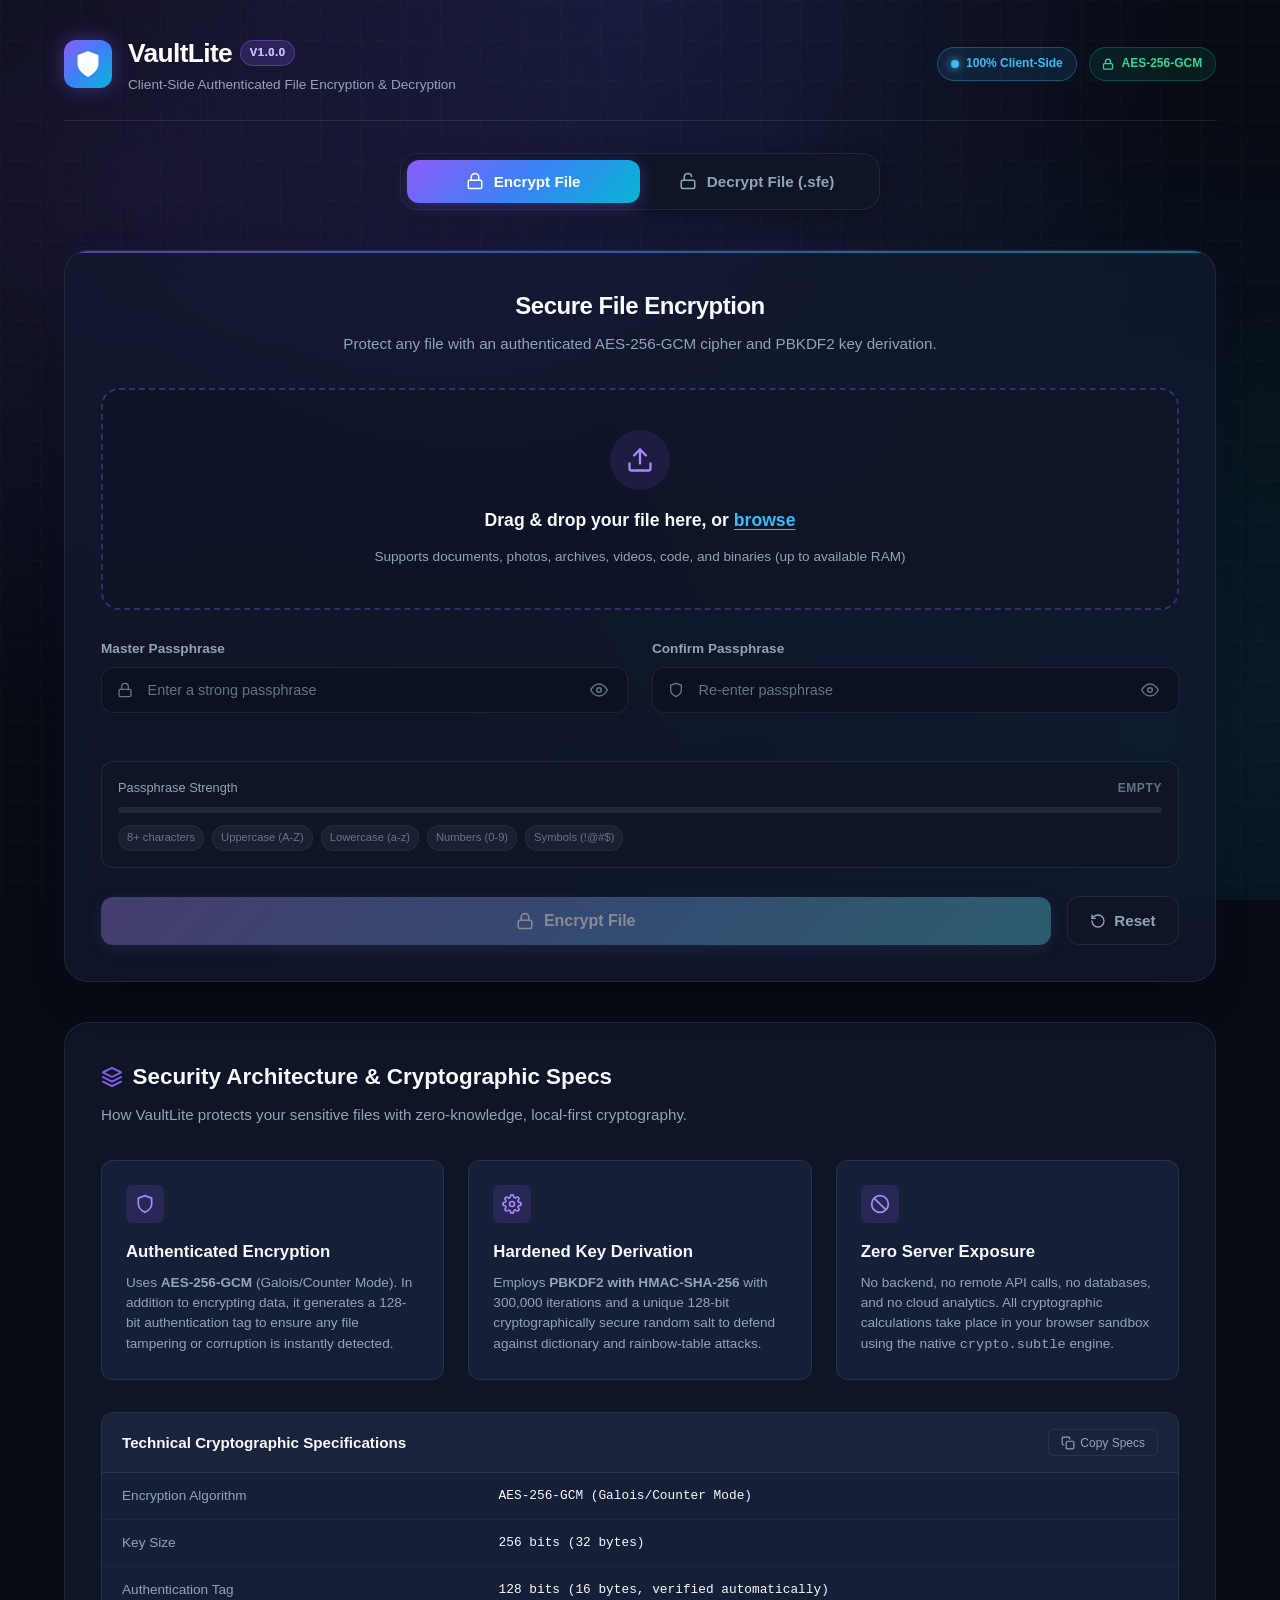
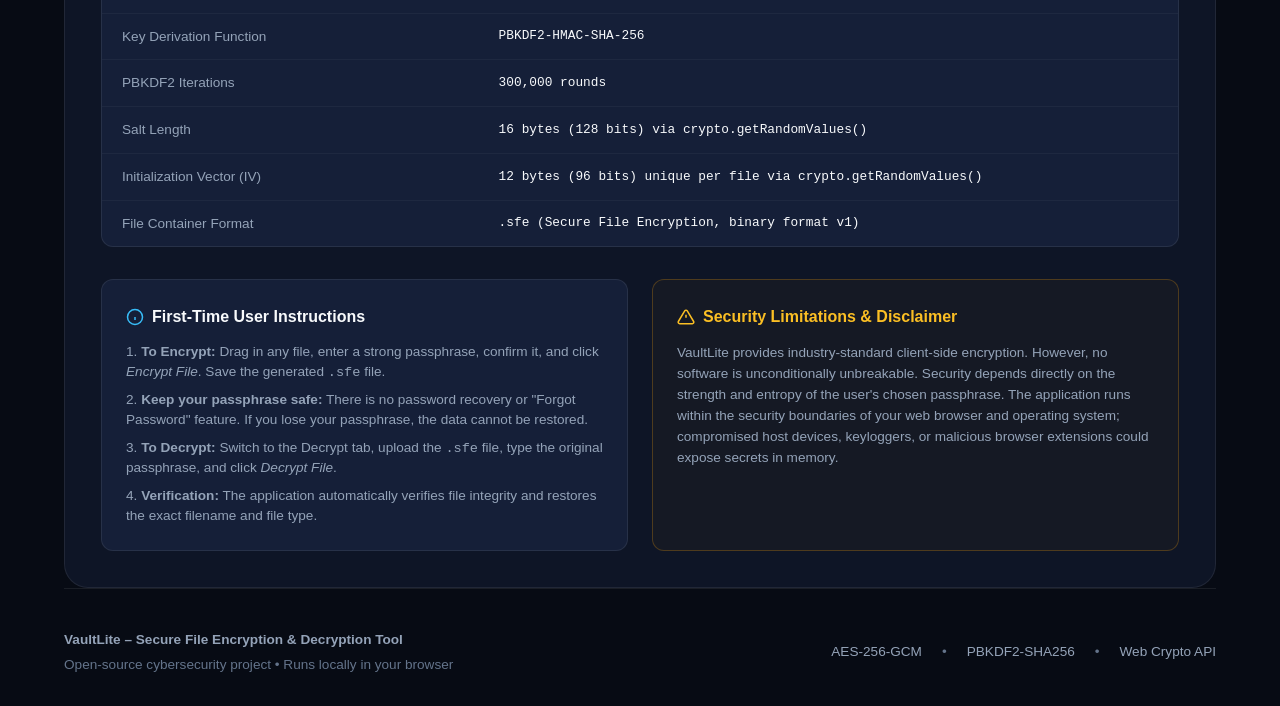
<file: index.html>
<!DOCTYPE html>
<html lang="en">
<head>
    <meta charset="UTF-8">
    <meta http-equiv="refresh" content="0; url=VaultLite/index.html">
    <title>Redirecting to VaultLite...</title>
    <script>
        window.location.href = "VaultLite/index.html";
    </script>
</head>
<body style="background:#070b14; color:#f8fafc; font-family:sans-serif; display:flex; align-items:center; justify-content:center; height:100vh; margin:0;">
    <p>Opening <a href="VaultLite/index.html" style="color:#38bdf8; text-decoration:none;">VaultLite &rarr;</a></p>
</body>
</html>
</file>
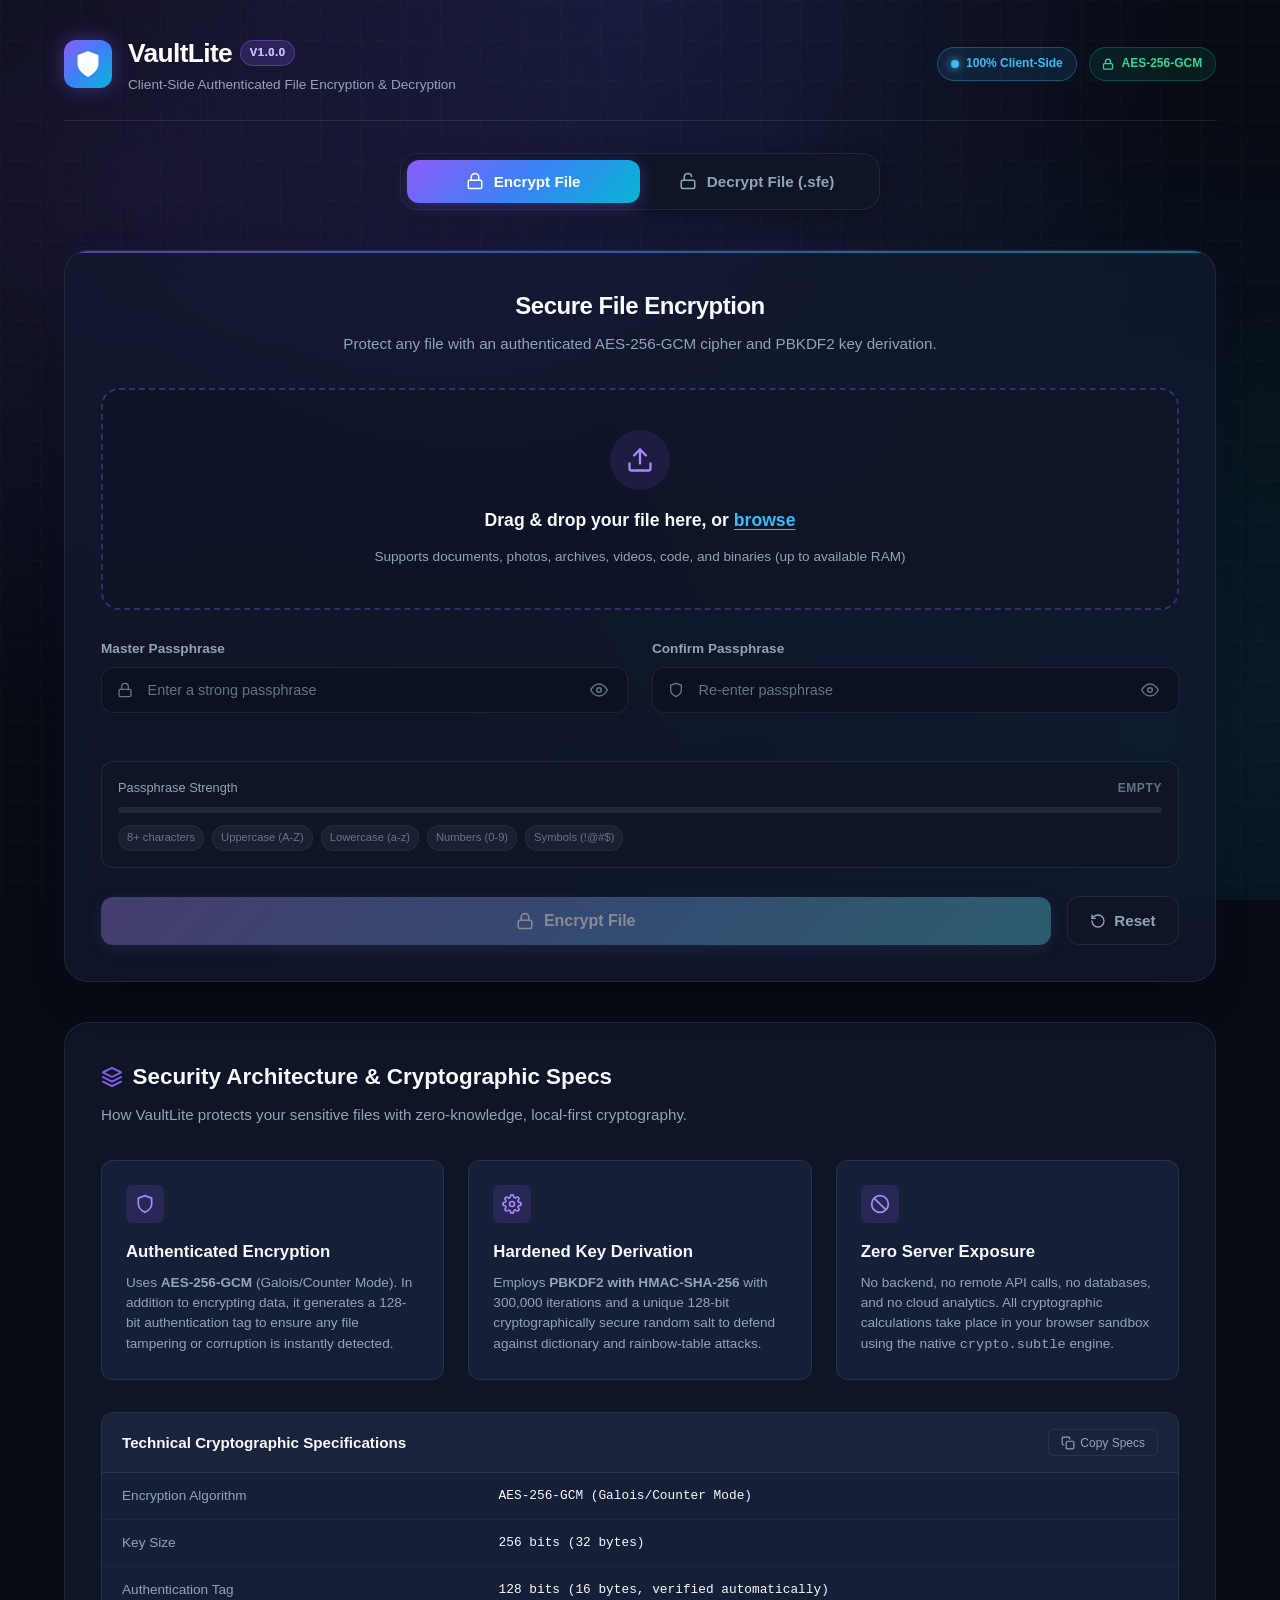
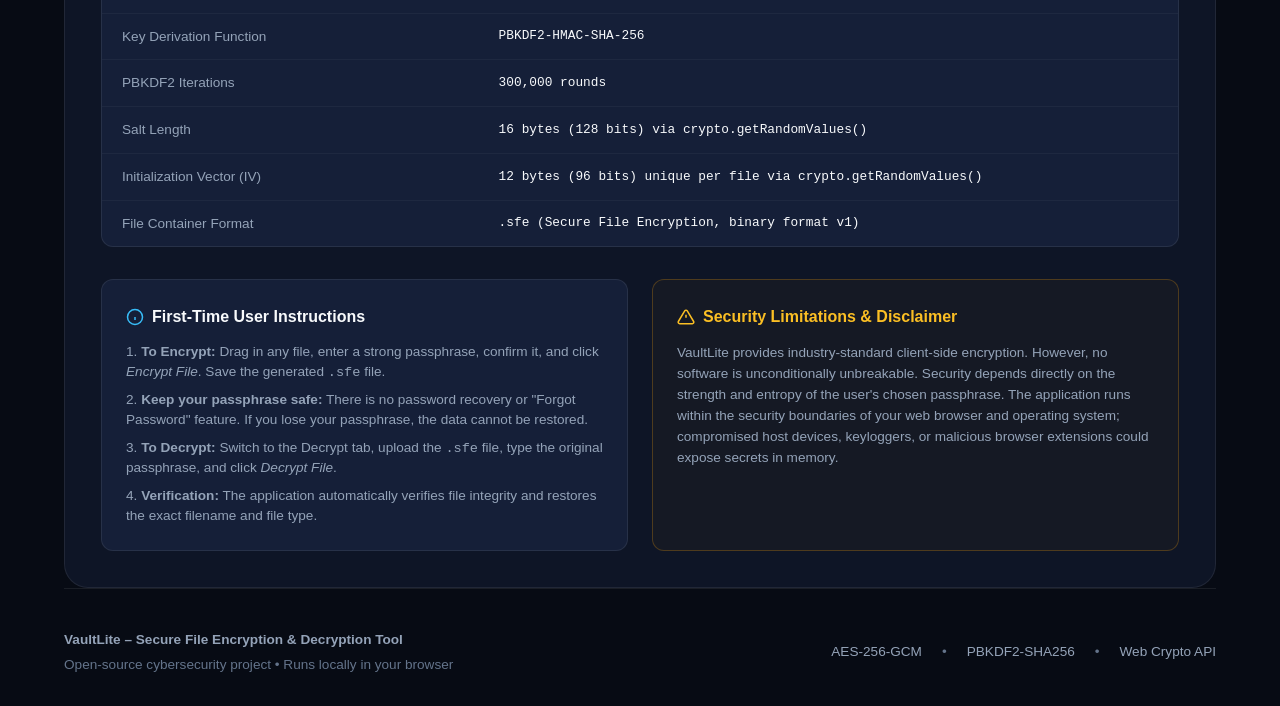
<file: VaultLite/index.html>
<!DOCTYPE html>
<html lang="en">
<head>
    <meta charset="UTF-8">
    <meta name="viewport" content="width=device-width, initial-scale=1.0">
    <meta name="description" content="VaultLite - Secure, browser-based local file encryption and decryption tool using AES-256-GCM and PBKDF2. Zero server uploads.">
    <meta name="theme-color" content="#070b14">
    <title>VaultLite – Secure File Encryption & Decryption Tool</title>
    
    <!-- App Favicon -->
    <link rel="icon" type="image/svg+xml" href="assets/icons/favicon.svg">
    
    <!-- Stylesheet -->
    <link rel="stylesheet" href="css/style.css">
</head>
<body>
    <div class="app-wrapper">
        <!-- Header -->
        <header class="app-header">
            <div class="brand-container">
                <div class="brand-icon" aria-hidden="true">
                    <!-- Shield Lock SVG Icon -->
                    <svg viewBox="0 0 24 24" fill="none" stroke="currentColor" stroke-width="2" stroke-linecap="round" stroke-linejoin="round">
                        <path d="M12 22s8-4 8-10V5l-8-3-8 3v7c0 6 8 10 8 10z"/>
                        <rect x="9" y="11" width="6" height="5" rx="1"/>
                        <path d="M10 11V9a2 2 0 1 1 4 0v2"/>
                    </svg>
                </div>
                <div>
                    <h1 class="brand-title">
                        VaultLite <span class="brand-badge">v1.0.0</span>
                    </h1>
                    <p class="brand-tagline">Client-Side Authenticated File Encryption & Decryption</p>
                </div>
            </div>

            <div class="header-badges">
                <div class="security-badge local-only" title="Zero network requests. All operations occur in your local browser memory.">
                    <span class="pulse-dot"></span>
                    <span>100% Client-Side</span>
                </div>
                <div class="security-badge" title="Military-grade AES-256 in Galois/Counter Mode with PBKDF2-SHA256 key derivation.">
                    <!-- Lock SVG -->
                    <svg width="12" height="12" viewBox="0 0 24 24" fill="none" stroke="currentColor" stroke-width="2.5">
                        <rect x="3" y="11" width="18" height="11" rx="2" ry="2"></rect>
                        <path d="M7 11V7a5 5 0 0 1 10 0v4"></path>
                    </svg>
                    <span>AES-256-GCM</span>
                </div>
            </div>
        </header>

        <!-- Main Content -->
        <main>
            <!-- Mode Switcher Tabs -->
            <div class="tabs-wrapper">
                <div class="tab-group" role="tablist" aria-label="Encryption Modes">
                    <button class="tab-btn active" id="tab-encrypt" role="tab" aria-selected="true" aria-controls="panel-encrypt">
                        <svg viewBox="0 0 24 24" fill="none" stroke="currentColor" stroke-width="2" stroke-linecap="round" stroke-linejoin="round">
                            <rect x="3" y="11" width="18" height="11" rx="2" ry="2"/>
                            <path d="M7 11V7a5 5 0 0 1 10 0v4"/>
                        </svg>
                        <span>Encrypt File</span>
                    </button>
                    <button class="tab-btn" id="tab-decrypt" role="tab" aria-selected="false" aria-controls="panel-decrypt">
                        <svg viewBox="0 0 24 24" fill="none" stroke="currentColor" stroke-width="2" stroke-linecap="round" stroke-linejoin="round">
                            <rect x="3" y="11" width="18" height="11" rx="2" ry="2"/>
                            <path d="M7 11V7a5 5 0 0 1 9.9-1"/>
                        </svg>
                        <span>Decrypt File (.sfe)</span>
                    </button>
                </div>
            </div>

            <!-- Encryption & Decryption Workspace Card -->
            <div class="tool-card">
                
                <!-- TAB 1: ENCRYPTION PANEL -->
                <section class="tab-panel active" id="panel-encrypt" role="tabpanel" aria-labelledby="tab-encrypt">
                    <div class="section-intro">
                        <h2>Secure File Encryption</h2>
                        <p>Protect any file with an authenticated AES-256-GCM cipher and PBKDF2 key derivation.</p>
                    </div>

                    <!-- Drag & Drop Upload Zone -->
                    <div class="dropzone-container">
                        <div class="dropzone" id="encrypt-dropzone" tabindex="0" role="button" aria-label="Upload file to encrypt">
                            <input type="file" id="encrypt-file-input" class="file-input-hidden" aria-hidden="true">
                            <div class="dropzone-icon">
                                <svg width="28" height="28" viewBox="0 0 24 24" fill="none" stroke="currentColor" stroke-width="2" stroke-linecap="round" stroke-linejoin="round">
                                    <path d="M21 15v4a2 2 0 0 1-2 2H5a2 2 0 0 1-2-2v-4"/>
                                    <polyline points="17 8 12 3 7 8"/>
                                    <line x1="12" y1="3" x2="12" y2="15"/>
                                </svg>
                            </div>
                            <p class="dropzone-title">Drag & drop your file here, or <span class="browse-highlight">browse</span></p>
                            <p class="dropzone-desc">Supports documents, photos, archives, videos, code, and binaries (up to available RAM)</p>
                        </div>
                    </div>

                    <!-- Selected File Info Card -->
                    <div class="selected-file-card" id="encrypt-file-card">
                        <div class="file-meta-group">
                            <div class="file-type-icon">
                                <svg width="22" height="22" viewBox="0 0 24 24" fill="none" stroke="currentColor" stroke-width="2" stroke-linecap="round" stroke-linejoin="round">
                                    <path d="M14 2H6a2 2 0 0 0-2 2v16a2 2 0 0 0 2 2h12a2 2 0 0 0 2-2V8z"/>
                                    <polyline points="14 2 14 8 20 8"/>
                                </svg>
                            </div>
                            <div class="file-meta-details">
                                <div class="file-name" id="encrypt-filename">filename.ext</div>
                                <div class="file-subtext">
                                    <span id="encrypt-filesize">0 KB</span>
                                    <span>•</span>
                                    <span class="file-badge-type" id="encrypt-filetype">TYPE</span>
                                </div>
                            </div>
                        </div>
                        <button type="button" class="btn-remove-file" id="btn-remove-encrypt-file" title="Remove file" aria-label="Remove selected file">
                            <svg width="16" height="16" viewBox="0 0 24 24" fill="none" stroke="currentColor" stroke-width="2" stroke-linecap="round" stroke-linejoin="round">
                                <line x1="18" y1="6" x2="6" y2="18"></line>
                                <line x1="6" y1="6" x2="18" y2="18"></line>
                            </svg>
                        </button>
                    </div>

                    <!-- Passphrase Inputs -->
                    <div class="form-grid">
                        <div class="form-group">
                            <label for="encrypt-passphrase" class="form-label">
                                <span>Master Passphrase</span>
                            </label>
                            <div class="input-container">
                                <span class="input-icon-left">
                                    <svg width="16" height="16" viewBox="0 0 24 24" fill="none" stroke="currentColor" stroke-width="2">
                                        <rect x="3" y="11" width="18" height="11" rx="2" ry="2"/>
                                        <path d="M7 11V7a5 5 0 0 1 10 0v4"/>
                                    </svg>
                                </span>
                                <input type="password" id="encrypt-passphrase" class="input-field" placeholder="Enter a strong passphrase" autocomplete="new-password">
                                <button type="button" class="btn-toggle-pw" data-target="encrypt-passphrase" title="Toggle password visibility" aria-label="Toggle password visibility">
                                    <svg width="18" height="18" viewBox="0 0 24 24" fill="none" stroke="currentColor" stroke-width="2" stroke-linecap="round" stroke-linejoin="round" class="icon-eye">
                                        <path d="M1 12s4-8 11-8 11 8 11 8-4 8-11 8-11-8-11-8z"/>
                                        <circle cx="12" cy="12" r="3"/>
                                    </svg>
                                </button>
                            </div>
                        </div>

                        <div class="form-group">
                            <label for="encrypt-passphrase-confirm" class="form-label">
                                <span>Confirm Passphrase</span>
                            </label>
                            <div class="input-container">
                                <span class="input-icon-left">
                                    <svg width="16" height="16" viewBox="0 0 24 24" fill="none" stroke="currentColor" stroke-width="2">
                                        <path d="M12 22s8-4 8-10V5l-8-3-8 3v7c0 6 8 10 8 10z"/>
                                    </svg>
                                </span>
                                <input type="password" id="encrypt-passphrase-confirm" class="input-field" placeholder="Re-enter passphrase" autocomplete="new-password">
                                <button type="button" class="btn-toggle-pw" data-target="encrypt-passphrase-confirm" title="Toggle password visibility" aria-label="Toggle password visibility">
                                    <svg width="18" height="18" viewBox="0 0 24 24" fill="none" stroke="currentColor" stroke-width="2" stroke-linecap="round" stroke-linejoin="round" class="icon-eye">
                                        <path d="M1 12s4-8 11-8 11 8 11 8-4 8-11 8-11-8-11-8z"/>
                                        <circle cx="12" cy="12" r="3"/>
                                    </svg>
                                </button>
                            </div>
                            <div class="match-status" id="encrypt-match-status"></div>
                        </div>
                    </div>

                    <!-- Password Strength Meter -->
                    <div class="strength-container" id="strength-container">
                        <div class="strength-header">
                            <span class="strength-label">Passphrase Strength</span>
                            <span class="strength-value" id="strength-text" style="color: var(--text-muted);">Empty</span>
                        </div>
                        <div class="strength-track">
                            <div class="strength-bar" id="strength-bar"></div>
                        </div>
                        <div class="strength-criteria">
                            <span class="criterion-pill" id="crit-length">8+ characters</span>
                            <span class="criterion-pill" id="crit-upper">Uppercase (A-Z)</span>
                            <span class="criterion-pill" id="crit-lower">Lowercase (a-z)</span>
                            <span class="criterion-pill" id="crit-number">Numbers (0-9)</span>
                            <span class="criterion-pill" id="crit-special">Symbols (!@#$)</span>
                        </div>
                    </div>

                    <!-- Actions Row -->
                    <div class="action-row">
                        <button type="button" class="btn-primary" id="btn-encrypt-submit" disabled>
                            <svg width="18" height="18" viewBox="0 0 24 24" fill="none" stroke="currentColor" stroke-width="2" stroke-linecap="round" stroke-linejoin="round">
                                <rect x="3" y="11" width="18" height="11" rx="2" ry="2"/>
                                <path d="M7 11V7a5 5 0 0 1 10 0v4"/>
                            </svg>
                            <span>Encrypt File</span>
                        </button>
                        <button type="button" class="btn-secondary" id="btn-encrypt-reset">
                            <svg width="16" height="16" viewBox="0 0 24 24" fill="none" stroke="currentColor" stroke-width="2" stroke-linecap="round" stroke-linejoin="round">
                                <path d="M3 12a9 9 0 1 0 9-9 9.75 9.75 0 0 0-6.74 2.74L3 8"/>
                                <path d="M3 3v5h5"/>
                            </svg>
                            <span>Reset</span>
                        </button>
                    </div>

                    <!-- Encryption Progress -->
                    <div class="progress-box" id="encrypt-progress">
                        <div class="progress-header">
                            <span class="progress-msg" id="encrypt-progress-msg">
                                <span class="spinner"></span>
                                <span>Encrypting payload...</span>
                            </span>
                            <span class="progress-pct" id="encrypt-progress-pct">0%</span>
                        </div>
                        <div class="progress-track">
                            <div class="progress-fill" id="encrypt-progress-fill"></div>
                        </div>
                    </div>

                    <!-- Encryption Result Card -->
                    <div class="result-card" id="encrypt-result">
                        <div class="result-header">
                            <svg width="24" height="24" viewBox="0 0 24 24" fill="none" stroke="currentColor" stroke-width="2.5" stroke-linecap="round" stroke-linejoin="round">
                                <path d="M22 11.08V12a10 10 0 1 1-5.93-9.14"/>
                                <polyline points="22 4 12 14.01 9 11.01"/>
                            </svg>
                            <h3>File Encrypted Successfully</h3>
                        </div>

                        <div class="result-meta-grid">
                            <div class="meta-item">
                                <span class="meta-key">Encrypted File</span>
                                <span class="meta-val" id="res-enc-name">-</span>
                            </div>
                            <div class="meta-item">
                                <span class="meta-key">Package Size</span>
                                <span class="meta-val" id="res-enc-size">-</span>
                            </div>
                            <div class="meta-item">
                                <span class="meta-key">Cipher / Tag</span>
                                <span class="meta-val">AES-256-GCM (128-bit)</span>
                            </div>
                            <div class="meta-item">
                                <span class="meta-key">Key Derivation</span>
                                <span class="meta-val">PBKDF2-SHA256 (300k iter)</span>
                            </div>
                        </div>

                        <button type="button" class="btn-download" id="btn-download-sfe">
                            <svg width="18" height="18" viewBox="0 0 24 24" fill="none" stroke="currentColor" stroke-width="2" stroke-linecap="round" stroke-linejoin="round">
                                <path d="M21 15v4a2 2 0 0 1-2 2H5a2 2 0 0 1-2-2v-4"/>
                                <polyline points="7 10 12 15 17 10"/>
                                <line x1="12" y1="15" x2="12" y2="3"/>
                            </svg>
                            <span id="btn-download-sfe-text">Download Encrypted File (.sfe)</span>
                        </button>
                    </div>
                </section>

                <!-- TAB 2: DECRYPTION PANEL -->
                <section class="tab-panel" id="panel-decrypt" role="tabpanel" aria-labelledby="tab-decrypt">
                    <div class="section-intro">
                        <h2>Restore Encrypted File</h2>
                        <p>Upload a VaultLite (.sfe) package and enter the original passphrase to decrypt and authenticate.</p>
                    </div>

                    <!-- Drag & Drop Upload Zone for .sfe -->
                    <div class="dropzone-container">
                        <div class="dropzone" id="decrypt-dropzone" tabindex="0" role="button" aria-label="Upload .sfe file to decrypt">
                            <input type="file" id="decrypt-file-input" class="file-input-hidden" accept=".sfe" aria-hidden="true">
                            <div class="dropzone-icon">
                                <svg width="28" height="28" viewBox="0 0 24 24" fill="none" stroke="currentColor" stroke-width="2" stroke-linecap="round" stroke-linejoin="round">
                                    <rect x="3" y="11" width="18" height="11" rx="2" ry="2"/>
                                    <path d="M7 11V7a5 5 0 0 1 9.9-1"/>
                                </svg>
                            </div>
                            <p class="dropzone-title">Drag & drop your <span class="browse-highlight">.sfe encrypted file</span> here, or browse</p>
                            <p class="dropzone-desc">Only authenticated VaultLite (.sfe) files are accepted</p>
                        </div>
                    </div>

                    <!-- Selected SFE File Info Card -->
                    <div class="selected-file-card" id="decrypt-file-card">
                        <div class="file-meta-group">
                            <div class="file-type-icon">
                                <svg width="22" height="22" viewBox="0 0 24 24" fill="none" stroke="currentColor" stroke-width="2" stroke-linecap="round" stroke-linejoin="round">
                                    <path d="M12 22s8-4 8-10V5l-8-3-8 3v7c0 6 8 10 8 10z"/>
                                </svg>
                            </div>
                            <div class="file-meta-details">
                                <div class="file-name" id="decrypt-filename">encrypted_file.sfe</div>
                                <div class="file-subtext">
                                    <span id="decrypt-filesize">0 KB</span>
                                    <span>•</span>
                                    <span class="file-badge-type">VAULTLITE (.SFE)</span>
                                </div>
                            </div>
                        </div>
                        <button type="button" class="btn-remove-file" id="btn-remove-decrypt-file" title="Remove file" aria-label="Remove selected encrypted file">
                            <svg width="16" height="16" viewBox="0 0 24 24" fill="none" stroke="currentColor" stroke-width="2" stroke-linecap="round" stroke-linejoin="round">
                                <line x1="18" y1="6" x2="6" y2="18"></line>
                                <line x1="6" y1="6" x2="18" y2="18"></line>
                            </svg>
                        </button>
                    </div>

                    <!-- Passphrase Input for Decryption -->
                    <div class="form-grid single-col">
                        <div class="form-group">
                            <label for="decrypt-passphrase" class="form-label">
                                <span>Decryption Passphrase</span>
                            </label>
                            <div class="input-container">
                                <span class="input-icon-left">
                                    <svg width="16" height="16" viewBox="0 0 24 24" fill="none" stroke="currentColor" stroke-width="2">
                                        <path d="M21 2l-2 2m-1-1l-3 3m2-2l-3 3m-2-2l-3 3M3 21l8-8"/>
                                        <circle cx="7.5" cy="16.5" r="2.5"/>
                                    </svg>
                                </span>
                                <input type="password" id="decrypt-passphrase" class="input-field" placeholder="Enter the exact passphrase used during encryption" autocomplete="current-password">
                                <button type="button" class="btn-toggle-pw" data-target="decrypt-passphrase" title="Toggle password visibility" aria-label="Toggle password visibility">
                                    <svg width="18" height="18" viewBox="0 0 24 24" fill="none" stroke="currentColor" stroke-width="2" stroke-linecap="round" stroke-linejoin="round" class="icon-eye">
                                        <path d="M1 12s4-8 11-8 11 8 11 8-4 8-11 8-11-8-11-8z"/>
                                        <circle cx="12" cy="12" r="3"/>
                                    </svg>
                                </button>
                            </div>
                        </div>
                    </div>

                    <!-- Actions Row -->
                    <div class="action-row">
                        <button type="button" class="btn-primary" id="btn-decrypt-submit" disabled>
                            <svg width="18" height="18" viewBox="0 0 24 24" fill="none" stroke="currentColor" stroke-width="2" stroke-linecap="round" stroke-linejoin="round">
                                <rect x="3" y="11" width="18" height="11" rx="2" ry="2"/>
                                <path d="M7 11V7a5 5 0 0 1 9.9-1"/>
                            </svg>
                            <span>Decrypt File</span>
                        </button>
                        <button type="button" class="btn-secondary" id="btn-decrypt-reset">
                            <svg width="16" height="16" viewBox="0 0 24 24" fill="none" stroke="currentColor" stroke-width="2" stroke-linecap="round" stroke-linejoin="round">
                                <path d="M3 12a9 9 0 1 0 9-9 9.75 9.75 0 0 0-6.74 2.74L3 8"/>
                                <path d="M3 3v5h5"/>
                            </svg>
                            <span>Reset</span>
                        </button>
                    </div>

                    <!-- Decryption Progress -->
                    <div class="progress-box" id="decrypt-progress">
                        <div class="progress-header">
                            <span class="progress-msg" id="decrypt-progress-msg">
                                <span class="spinner"></span>
                                <span>Authenticating & decrypting...</span>
                            </span>
                            <span class="progress-pct" id="decrypt-progress-pct">0%</span>
                        </div>
                        <div class="progress-track">
                            <div class="progress-fill" id="decrypt-progress-fill"></div>
                        </div>
                    </div>

                    <!-- Decryption Result Card -->
                    <div class="result-card" id="decrypt-result">
                        <div class="result-header">
                            <svg width="24" height="24" viewBox="0 0 24 24" fill="none" stroke="currentColor" stroke-width="2.5" stroke-linecap="round" stroke-linejoin="round">
                                <path d="M22 11.08V12a10 10 0 1 1-5.93-9.14"/>
                                <polyline points="22 4 12 14.01 9 11.01"/>
                            </svg>
                            <h3>Decryption & Integrity Verified</h3>
                        </div>

                        <div class="result-meta-grid">
                            <div class="meta-item">
                                <span class="meta-key">Restored Filename</span>
                                <span class="meta-val" id="res-dec-name">-</span>
                            </div>
                            <div class="meta-item">
                                <span class="meta-key">Restored Size</span>
                                <span class="meta-val" id="res-dec-size">-</span>
                            </div>
                            <div class="meta-item">
                                <span class="meta-key">MIME Type</span>
                                <span class="meta-val" id="res-dec-type">-</span>
                            </div>
                            <div class="meta-item">
                                <span class="meta-key">Authentication Status</span>
                                <span class="meta-val" style="color: #34d399;">GCM Tag Validated ✓</span>
                            </div>
                        </div>

                        <button type="button" class="btn-download" id="btn-download-decrypted">
                            <svg width="18" height="18" viewBox="0 0 24 24" fill="none" stroke="currentColor" stroke-width="2" stroke-linecap="round" stroke-linejoin="round">
                                <path d="M21 15v4a2 2 0 0 1-2 2H5a2 2 0 0 1-2-2v-4"/>
                                <polyline points="7 10 12 15 17 10"/>
                                <line x1="12" y1="15" x2="12" y2="3"/>
                            </svg>
                            <span id="btn-download-dec-text">Download Restored File</span>
                        </button>
                    </div>
                </section>
            </div>

            <!-- Security Architecture & Information Section -->
            <section class="security-section" aria-label="Security Architecture">
                <h3 class="security-section-title">
                    <svg width="22" height="22" viewBox="0 0 24 24" fill="none" stroke="#8b5cf6" stroke-width="2" stroke-linecap="round" stroke-linejoin="round">
                        <polygon points="12 2 2 7 12 12 22 7 12 2"/>
                        <polyline points="2 17 12 22 22 17"/>
                        <polyline points="2 12 12 17 22 12"/>
                    </svg>
                    <span>Security Architecture & Cryptographic Specs</span>
                </h3>
                <p class="security-section-subtitle">How VaultLite protects your sensitive files with zero-knowledge, local-first cryptography.</p>

                <!-- Information Cards Grid -->
                <div class="info-cards-grid">
                    <div class="info-card">
                        <div class="info-card-icon">
                            <svg width="20" height="20" viewBox="0 0 24 24" fill="none" stroke="currentColor" stroke-width="2">
                                <path d="M12 22s8-4 8-10V5l-8-3-8 3v7c0 6 8 10 8 10z"/>
                            </svg>
                        </div>
                        <h4>Authenticated Encryption</h4>
                        <p>Uses <strong>AES-256-GCM</strong> (Galois/Counter Mode). In addition to encrypting data, it generates a 128-bit authentication tag to ensure any file tampering or corruption is instantly detected.</p>
                    </div>

                    <div class="info-card">
                        <div class="info-card-icon">
                            <svg width="20" height="20" viewBox="0 0 24 24" fill="none" stroke="currentColor" stroke-width="2">
                                <circle cx="12" cy="12" r="3"/>
                                <path d="M19.4 15a1.65 1.65 0 0 0 .33 1.82l.06.06a2 2 0 0 1 0 2.83 2 2 0 0 1-2.83 0l-.06-.06a1.65 1.65 0 0 0-1.82-.33 1.65 1.65 0 0 0-1 1.51V21a2 2 0 0 1-2 2 2 2 0 0 1-2-2v-.09A1.65 1.65 0 0 0 9 19.4a1.65 1.65 0 0 0-1.82.33l-.06.06a2 2 0 0 1-2.83 0 2 2 0 0 1 0-2.83l.06-.06a1.65 1.65 0 0 0 .33-1.82 1.65 1.65 0 0 0-1.51-1H3a2 2 0 0 1-2-2 2 2 0 0 1 2-2h.09A1.65 1.65 0 0 0 4.6 9a1.65 1.65 0 0 0-.33-1.82l-.06-.06a2 2 0 0 1 0-2.83 2 2 0 0 1 2.83 0l.06.06a1.65 1.65 0 0 0 1.82.33H9a1.65 1.65 0 0 0 1-1.51V3a2 2 0 0 1 2-2 2 2 0 0 1 2 2v.09a1.65 1.65 0 0 0 1 1.51 1.65 1.65 0 0 0 1.82-.33l.06-.06a2 2 0 0 1 2.83 0 2 2 0 0 1 0 2.83l-.06.06a1.65 1.65 0 0 0-.33 1.82V9a1.65 1.65 0 0 0 1.51 1H21a2 2 0 0 1 2 2 2 2 0 0 1-2 2h-.09a1.65 1.65 0 0 0-1.51 1z"/>
                            </svg>
                        </div>
                        <h4>Hardened Key Derivation</h4>
                        <p>Employs <strong>PBKDF2 with HMAC-SHA-256</strong> with 300,000 iterations and a unique 128-bit cryptographically secure random salt to defend against dictionary and rainbow-table attacks.</p>
                    </div>

                    <div class="info-card">
                        <div class="info-card-icon">
                            <svg width="20" height="20" viewBox="0 0 24 24" fill="none" stroke="currentColor" stroke-width="2">
                                <circle cx="12" cy="12" r="10"/>
                                <line x1="4.93" y1="4.93" x2="19.07" y2="19.07"/>
                            </svg>
                        </div>
                        <h4>Zero Server Exposure</h4>
                        <p>No backend, no remote API calls, no databases, and no cloud analytics. All cryptographic calculations take place in your browser sandbox using the native <code>crypto.subtle</code> engine.</p>
                    </div>
                </div>

                <!-- Technical Cryptographic Specifications Table -->
                <div class="specs-container">
                    <div class="specs-header">
                        <h4>Technical Cryptographic Specifications</h4>
                        <button type="button" class="btn-copy-specs" id="btn-copy-specs">
                            <svg width="14" height="14" viewBox="0 0 24 24" fill="none" stroke="currentColor" stroke-width="2" stroke-linecap="round" stroke-linejoin="round">
                                <rect x="9" y="9" width="13" height="13" rx="2" ry="2"/>
                                <path d="M5 15H4a2 2 0 0 1-2-2V4a2 2 0 0 1 2-2h9a2 2 0 0 1 2 2v1"/>
                            </svg>
                            <span id="copy-specs-text">Copy Specs</span>
                        </button>
                    </div>
                    <table class="specs-table">
                        <tbody>
                            <tr>
                                <td>Encryption Algorithm</td>
                                <td>AES-256-GCM (Galois/Counter Mode)</td>
                            </tr>
                            <tr>
                                <td>Key Size</td>
                                <td>256 bits (32 bytes)</td>
                            </tr>
                            <tr>
                                <td>Authentication Tag</td>
                                <td>128 bits (16 bytes, verified automatically)</td>
                            </tr>
                            <tr>
                                <td>Key Derivation Function</td>
                                <td>PBKDF2-HMAC-SHA-256</td>
                            </tr>
                            <tr>
                                <td>PBKDF2 Iterations</td>
                                <td>300,000 rounds</td>
                            </tr>
                            <tr>
                                <td>Salt Length</td>
                                <td>16 bytes (128 bits) via crypto.getRandomValues()</td>
                            </tr>
                            <tr>
                                <td>Initialization Vector (IV)</td>
                                <td>12 bytes (96 bits) unique per file via crypto.getRandomValues()</td>
                            </tr>
                            <tr>
                                <td>File Container Format</td>
                                <td>.sfe (Secure File Encryption, binary format v1)</td>
                            </tr>
                        </tbody>
                    </table>
                </div>

                <!-- Guide & Security Disclaimer Grid -->
                <div class="guide-disclaimer-grid">
                    <div class="instructions-card">
                        <h4>
                            <svg width="18" height="18" viewBox="0 0 24 24" fill="none" stroke="#38bdf8" stroke-width="2">
                                <circle cx="12" cy="12" r="10"/>
                                <line x1="12" y1="16" x2="12" y2="12"/>
                                <line x1="12" y1="8" x2="12.01" y2="8"/>
                            </svg>
                            <span>First-Time User Instructions</span>
                        </h4>
                        <ol class="instructions-list">
                            <li><strong>To Encrypt:</strong> Drag in any file, enter a strong passphrase, confirm it, and click <em>Encrypt File</em>. Save the generated <code>.sfe</code> file.</li>
                            <li><strong>Keep your passphrase safe:</strong> There is no password recovery or "Forgot Password" feature. If you lose your passphrase, the data cannot be restored.</li>
                            <li><strong>To Decrypt:</strong> Switch to the Decrypt tab, upload the <code>.sfe</code> file, type the original passphrase, and click <em>Decrypt File</em>.</li>
                            <li><strong>Verification:</strong> The application automatically verifies file integrity and restores the exact filename and file type.</li>
                        </ol>
                    </div>

                    <div class="disclaimer-card">
                        <h4>
                            <svg width="18" height="18" viewBox="0 0 24 24" fill="none" stroke="currentColor" stroke-width="2">
                                <path d="M10.29 3.86L1.82 18a2 2 0 0 0 1.71 3h16.94a2 2 0 0 0 1.71-3L13.71 3.86a2 2 0 0 0-3.42 0z"/>
                                <line x1="12" y1="9" x2="12" y2="13"/>
                                <line x1="12" y1="17" x2="12.01" y2="17"/>
                            </svg>
                            <span>Security Limitations & Disclaimer</span>
                        </h4>
                        <p class="disclaimer-text">
                            VaultLite provides industry-standard client-side encryption. However, no software is unconditionally unbreakable. Security depends directly on the strength and entropy of the user's chosen passphrase.
                            The application runs within the security boundaries of your web browser and operating system; compromised host devices, keyloggers, or malicious browser extensions could expose secrets in memory.
                        </p>
                    </div>
                </div>
            </section>
        </main>

        <!-- Footer -->
        <footer class="app-footer">
            <div class="footer-left">
                <span class="footer-brand">VaultLite – Secure File Encryption & Decryption Tool</span>
                <span>Open-source cybersecurity project • Runs locally in your browser</span>
            </div>
            <div class="footer-links">
                <span class="footer-link">AES-256-GCM</span>
                <span>•</span>
                <span class="footer-link">PBKDF2-SHA256</span>
                <span>•</span>
                <span class="footer-link">Web Crypto API</span>
            </div>
        </footer>
    </div>

    <!-- Toast Notification Container -->
    <div class="toast-container" id="toast-container" aria-live="polite"></div>

    <!-- Application Scripts -->
    <script src="js/encryption.js"></script>
    <script src="js/decryption.js"></script>
    <script src="js/app.js"></script>
</body>
</html>
</file>
<file: VaultLite/css/style.css>
/* ==========================================================================
   VaultLite - Modern Cybersecurity Design System & Dashboard Styles
   ========================================================================== */

:root {
    /* Color Palette - Dark Navy & Cyber Accents */
    --bg-base: #070b14;
    --bg-surface: #0e1526;
    --bg-surface-elevated: #151f38;
    --bg-card: rgba(18, 26, 48, 0.75);
    --bg-card-hover: rgba(24, 35, 64, 0.85);
    --bg-input: #0b1120;

    /* Gradients */
    --gradient-primary: linear-gradient(135deg, #8b5cf6 0%, #3b82f6 50%, #06b6d4 100%);
    --gradient-accent: linear-gradient(135deg, #a855f7 0%, #6366f1 100%);
    --gradient-glow: radial-gradient(circle at 50% 0%, rgba(139, 92, 246, 0.15) 0%, transparent 70%);
    --gradient-success: linear-gradient(135deg, #10b981 0%, #059669 100%);
    --gradient-danger: linear-gradient(135deg, #ef4444 0%, #b91c1c 100%);

    /* Borders & Glows */
    --border-subtle: rgba(255, 255, 255, 0.08);
    --border-glow: rgba(139, 92, 246, 0.35);
    --border-active: #8b5cf6;
    --shadow-card: 0 20px 40px -15px rgba(0, 0, 0, 0.6), 0 0 25px rgba(99, 102, 241, 0.07);
    --shadow-glow: 0 0 20px rgba(139, 92, 246, 0.4);

    /* Text Colors */
    --text-primary: #f8fafc;
    --text-secondary: #94a3b8;
    --text-muted: #64748b;
    --text-accent: #38bdf8;

    /* Status Colors */
    --color-success: #10b981;
    --color-success-bg: rgba(16, 185, 129, 0.12);
    --color-warning: #f59e0b;
    --color-warning-bg: rgba(245, 158, 11, 0.12);
    --color-danger: #ef4444;
    --color-danger-bg: rgba(239, 68, 68, 0.12);
    --color-info: #0ea5e9;
    --color-info-bg: rgba(14, 165, 233, 0.12);

    /* Typography */
    --font-sans: 'Inter', -apple-system, BlinkMacSystemFont, 'Segoe UI', Roboto, Helvetica, Arial, sans-serif;
    --font-mono: 'JetBrains Mono', 'Fira Code', 'SF Mono', Consolas, Menlo, monospace;

    /* Layout & Transitions */
    --radius-sm: 6px;
    --radius-md: 12px;
    --radius-lg: 18px;
    --radius-xl: 24px;
    --transition: all 0.25s cubic-bezier(0.4, 0, 0.2, 1);
    --transition-fast: all 0.15s ease;
}

/* Base Reset & Typography */
*, *::before, *::after {
    box-sizing: border-box;
    margin: 0;
    padding: 0;
}

html {
    font-size: 16px;
    scroll-behavior: smooth;
    color-scheme: dark;
}

body {
    font-family: var(--font-sans);
    background-color: var(--bg-base);
    background-image: 
        radial-gradient(ellipse at 50% 0%, rgba(99, 102, 241, 0.18) 0%, transparent 60%),
        radial-gradient(circle at 10% 20%, rgba(139, 92, 246, 0.12) 0%, transparent 40%),
        radial-gradient(circle at 90% 80%, rgba(6, 182, 212, 0.1) 0%, transparent 45%);
    background-attachment: fixed;
    color: var(--text-primary);
    line-height: 1.6;
    min-height: 100vh;
    display: flex;
    flex-direction: column;
    overflow-x: hidden;
}

/* Grid overlay effect */
body::before {
    content: '';
    position: fixed;
    top: 0;
    left: 0;
    width: 100%;
    height: 100%;
    background-image: 
        linear-gradient(rgba(255, 255, 255, 0.02) 1px, transparent 1px),
        linear-gradient(90deg, rgba(255, 255, 255, 0.02) 1px, transparent 1px);
    background-size: 40px 40px;
    pointer-events: none;
    z-index: 0;
}

.app-wrapper {
    position: relative;
    z-index: 1;
    display: flex;
    flex-direction: column;
    min-height: 100vh;
    max-width: 1200px;
    margin: 0 auto;
    padding: 0 1.5rem;
    width: 100%;
}

/* ==========================================================================
   Header & Navbar
   ========================================================================== */

.app-header {
    padding: 2rem 0 1.5rem;
    display: flex;
    justify-content: space-between;
    align-items: center;
    border-bottom: 1px solid var(--border-subtle);
    margin-bottom: 2rem;
    flex-wrap: wrap;
    gap: 1.25rem;
}

.brand-container {
    display: flex;
    align-items: center;
    gap: 1rem;
}

.brand-icon {
    width: 48px;
    height: 48px;
    border-radius: var(--radius-md);
    background: var(--gradient-primary);
    display: flex;
    align-items: center;
    justify-content: center;
    box-shadow: var(--shadow-glow);
    flex-shrink: 0;
}

.brand-icon svg {
    width: 28px;
    height: 28px;
    fill: #ffffff;
}

.brand-title {
    font-size: 1.65rem;
    font-weight: 800;
    letter-spacing: -0.025em;
    background: linear-gradient(135deg, #ffffff 40%, #c4b5fd 100%);
    -webkit-background-clip: text;
    -webkit-text-fill-color: transparent;
    display: flex;
    align-items: center;
    gap: 0.5rem;
}

.brand-badge {
    font-size: 0.7rem;
    font-weight: 600;
    letter-spacing: 0.05em;
    padding: 0.2rem 0.55rem;
    border-radius: 9999px;
    background: rgba(139, 92, 246, 0.2);
    color: #c4b5fd;
    border: 1px solid rgba(139, 92, 246, 0.4);
    text-transform: uppercase;
    -webkit-text-fill-color: initial;
}

.brand-tagline {
    font-size: 0.85rem;
    color: var(--text-secondary);
}

.header-badges {
    display: flex;
    align-items: center;
    gap: 0.75rem;
    flex-wrap: wrap;
}

.security-badge {
    display: inline-flex;
    align-items: center;
    gap: 0.45rem;
    font-size: 0.75rem;
    font-weight: 600;
    padding: 0.4rem 0.8rem;
    border-radius: 9999px;
    background: rgba(16, 185, 129, 0.1);
    color: #34d399;
    border: 1px solid rgba(16, 185, 129, 0.3);
}

.security-badge.local-only {
    background: rgba(56, 189, 248, 0.1);
    color: #38bdf8;
    border-color: rgba(56, 189, 248, 0.3);
}

.pulse-dot {
    width: 8px;
    height: 8px;
    background-color: currentColor;
    border-radius: 50%;
    box-shadow: 0 0 8px currentColor;
    animation: pulse 2s infinite ease-in-out;
}

@keyframes pulse {
    0%, 100% { opacity: 1; transform: scale(1); }
    50% { opacity: 0.4; transform: scale(0.85); }
}

/* ==========================================================================
   Main Content Layout
   ========================================================================== */

main {
    flex: 1;
    display: flex;
    flex-direction: column;
    gap: 2.5rem;
}

/* Segmented Mode Tabs (Encrypt / Decrypt) */
.tabs-wrapper {
    display: flex;
    justify-content: center;
}

.tab-group {
    background: var(--bg-surface);
    padding: 0.35rem;
    border-radius: var(--radius-lg);
    display: inline-flex;
    border: 1px solid var(--border-subtle);
    box-shadow: 0 4px 20px rgba(0, 0, 0, 0.3);
    width: 100%;
    max-width: 480px;
}

.tab-btn {
    flex: 1;
    background: transparent;
    border: none;
    color: var(--text-secondary);
    padding: 0.8rem 1.5rem;
    font-size: 0.95rem;
    font-weight: 600;
    font-family: inherit;
    border-radius: var(--radius-md);
    cursor: pointer;
    display: flex;
    align-items: center;
    justify-content: center;
    gap: 0.6rem;
    transition: var(--transition);
}

.tab-btn svg {
    width: 18px;
    height: 18px;
    transition: var(--transition);
}

.tab-btn:hover {
    color: var(--text-primary);
}

.tab-btn.active {
    background: var(--gradient-primary);
    color: #ffffff;
    box-shadow: 0 4px 15px rgba(139, 92, 246, 0.35);
}

.tab-btn.active svg {
    stroke: #ffffff;
}

/* Interactive Card System */
.tool-card {
    background: var(--bg-card);
    backdrop-filter: blur(16px);
    -webkit-backdrop-filter: blur(16px);
    border: 1px solid var(--border-subtle);
    border-radius: var(--radius-xl);
    padding: 2.25rem;
    box-shadow: var(--shadow-card);
    transition: var(--transition);
    position: relative;
    overflow: hidden;
}

.tool-card::before {
    content: '';
    position: absolute;
    top: 0;
    left: 0;
    right: 0;
    height: 2px;
    background: var(--gradient-primary);
    opacity: 0.6;
}

.tab-panel {
    display: none;
    animation: fadeIn 0.35s ease;
}

.tab-panel.active {
    display: block;
}

@keyframes fadeIn {
    from { opacity: 0; transform: translateY(8px); }
    to { opacity: 1; transform: translateY(0); }
}

.section-intro {
    margin-bottom: 2rem;
    text-align: center;
}

.section-intro h2 {
    font-size: 1.5rem;
    font-weight: 700;
    letter-spacing: -0.02em;
    margin-bottom: 0.4rem;
    color: var(--text-primary);
}

.section-intro p {
    color: var(--text-secondary);
    font-size: 0.95rem;
}

/* ==========================================================================
   File Drag & Drop Area
   ========================================================================== */

.dropzone-container {
    margin-bottom: 1.75rem;
}

.dropzone {
    border: 2px dashed rgba(139, 92, 246, 0.35);
    background: rgba(14, 21, 38, 0.6);
    border-radius: var(--radius-lg);
    padding: 2.5rem 1.5rem;
    text-align: center;
    cursor: pointer;
    transition: var(--transition);
    position: relative;
    overflow: hidden;
    display: flex;
    flex-direction: column;
    align-items: center;
    gap: 0.75rem;
}

.dropzone:hover {
    border-color: #8b5cf6;
    background: rgba(21, 31, 56, 0.7);
    box-shadow: 0 0 25px rgba(139, 92, 246, 0.2);
    transform: translateY(-2px);
}

.dropzone.dragover {
    border-color: #06b6d4;
    background: rgba(6, 182, 212, 0.1);
    box-shadow: 0 0 35px rgba(6, 182, 212, 0.3);
    transform: scale(1.01);
}

.dropzone-icon {
    width: 60px;
    height: 60px;
    border-radius: 50%;
    background: rgba(139, 92, 246, 0.12);
    display: flex;
    align-items: center;
    justify-content: center;
    color: #a78bfa;
    margin-bottom: 0.25rem;
    transition: var(--transition);
}

.dropzone:hover .dropzone-icon {
    transform: scale(1.1);
    background: rgba(139, 92, 246, 0.25);
    color: #c4b5fd;
}

.dropzone-title {
    font-size: 1.1rem;
    font-weight: 600;
    color: var(--text-primary);
}

.dropzone-desc {
    font-size: 0.85rem;
    color: var(--text-secondary);
}

.browse-highlight {
    color: var(--text-accent);
    font-weight: 600;
    text-decoration: underline;
    text-underline-offset: 3px;
}

.file-input-hidden {
    position: absolute;
    width: 1px;
    height: 1px;
    padding: 0;
    margin: -1px;
    overflow: hidden;
    clip: rect(0, 0, 0, 0);
    border: 0;
}

/* File Selected Info Card */
.selected-file-card {
    display: none;
    background: var(--bg-surface-elevated);
    border: 1px solid rgba(139, 92, 246, 0.3);
    border-radius: var(--radius-md);
    padding: 1rem 1.25rem;
    margin-bottom: 1.75rem;
    align-items: center;
    justify-content: space-between;
    gap: 1rem;
    animation: fadeIn 0.25s ease;
}

.selected-file-card.show {
    display: flex;
}

.file-meta-group {
    display: flex;
    align-items: center;
    gap: 0.9rem;
    min-width: 0;
}

.file-type-icon {
    width: 42px;
    height: 42px;
    background: rgba(139, 92, 246, 0.18);
    border-radius: var(--radius-sm);
    display: flex;
    align-items: center;
    justify-content: center;
    color: #c4b5fd;
    flex-shrink: 0;
}

.file-meta-details {
    min-width: 0;
}

.file-name {
    font-size: 0.95rem;
    font-weight: 600;
    color: var(--text-primary);
    white-space: nowrap;
    overflow: hidden;
    text-overflow: ellipsis;
    max-width: 400px;
}

.file-subtext {
    font-size: 0.8rem;
    color: var(--text-secondary);
    display: flex;
    gap: 0.75rem;
    margin-top: 0.15rem;
}

.file-badge-type {
    background: rgba(255, 255, 255, 0.08);
    padding: 0.1rem 0.4rem;
    border-radius: 4px;
    font-size: 0.7rem;
    text-transform: uppercase;
}

.btn-remove-file {
    background: transparent;
    border: 1px solid var(--border-subtle);
    color: var(--text-secondary);
    width: 32px;
    height: 32px;
    border-radius: var(--radius-sm);
    cursor: pointer;
    display: flex;
    align-items: center;
    justify-content: center;
    transition: var(--transition-fast);
    flex-shrink: 0;
}

.btn-remove-file:hover {
    background: var(--color-danger-bg);
    border-color: var(--color-danger);
    color: var(--color-danger);
}

/* ==========================================================================
   Form Fields, Passphrase & Strength Meter
   ========================================================================== */

.form-grid {
    display: grid;
    grid-template-columns: 1fr 1fr;
    gap: 1.5rem;
    margin-bottom: 1.75rem;
}

.form-grid.single-col {
    grid-template-columns: 1fr;
}

.form-group {
    display: flex;
    flex-direction: column;
    gap: 0.45rem;
    position: relative;
}

.form-label {
    font-size: 0.85rem;
    font-weight: 600;
    color: var(--text-secondary);
    display: flex;
    justify-content: space-between;
    align-items: center;
}

.input-container {
    position: relative;
    display: flex;
    align-items: center;
}

.input-icon-left {
    position: absolute;
    left: 1rem;
    color: var(--text-muted);
    pointer-events: none;
    display: flex;
    align-items: center;
}

.input-field {
    width: 100%;
    background: var(--bg-input);
    border: 1px solid var(--border-subtle);
    border-radius: var(--radius-md);
    padding: 0.85rem 3rem 0.85rem 2.85rem;
    font-size: 0.95rem;
    font-family: inherit;
    color: var(--text-primary);
    outline: none;
    transition: var(--transition);
}

.input-field:focus {
    border-color: var(--border-active);
    box-shadow: 0 0 0 3px rgba(139, 92, 246, 0.2);
    background: #0f172a;
}

.input-field::placeholder {
    color: var(--text-muted);
    font-size: 0.9rem;
}

.btn-toggle-pw {
    position: absolute;
    right: 0.85rem;
    background: transparent;
    border: none;
    color: var(--text-muted);
    cursor: pointer;
    padding: 0.4rem;
    border-radius: var(--radius-sm);
    display: flex;
    align-items: center;
    justify-content: center;
    transition: var(--transition-fast);
}

.btn-toggle-pw:hover {
    color: var(--text-primary);
}

/* Password Match Indicator */
.match-status {
    font-size: 0.75rem;
    font-weight: 500;
    margin-top: 0.2rem;
    display: flex;
    align-items: center;
    gap: 0.35rem;
    min-height: 18px;
}

.match-status.valid {
    color: var(--color-success);
}

.match-status.invalid {
    color: var(--color-danger);
}

/* Password Strength Meter */
.strength-container {
    margin-top: -0.5rem;
    margin-bottom: 1.75rem;
    background: var(--bg-surface);
    border: 1px solid var(--border-subtle);
    border-radius: var(--radius-md);
    padding: 1rem;
}

.strength-header {
    display: flex;
    justify-content: space-between;
    align-items: center;
    margin-bottom: 0.5rem;
    font-size: 0.8rem;
}

.strength-label {
    color: var(--text-secondary);
}

.strength-value {
    font-weight: 700;
    text-transform: uppercase;
    font-size: 0.75rem;
    letter-spacing: 0.05em;
}

.strength-track {
    height: 6px;
    background: rgba(255, 255, 255, 0.08);
    border-radius: 9999px;
    overflow: hidden;
    position: relative;
    margin-bottom: 0.75rem;
}

.strength-bar {
    height: 100%;
    width: 0%;
    border-radius: 9999px;
    transition: width 0.3s ease, background-color 0.3s ease;
}

.strength-criteria {
    display: flex;
    flex-wrap: wrap;
    gap: 0.5rem;
}

.criterion-pill {
    font-size: 0.7rem;
    padding: 0.2rem 0.5rem;
    border-radius: 9999px;
    background: rgba(255, 255, 255, 0.05);
    color: var(--text-muted);
    border: 1px solid rgba(255, 255, 255, 0.05);
    display: inline-flex;
    align-items: center;
    gap: 0.25rem;
    transition: var(--transition-fast);
}

.criterion-pill.met {
    background: rgba(16, 185, 129, 0.12);
    color: #34d399;
    border-color: rgba(16, 185, 129, 0.25);
}

/* ==========================================================================
   Action Buttons
   ========================================================================== */

.action-row {
    display: flex;
    align-items: center;
    gap: 1rem;
    margin-top: 1rem;
}

.btn-primary {
    flex: 1;
    background: var(--gradient-primary);
    color: #ffffff;
    border: none;
    border-radius: var(--radius-md);
    padding: 0.95rem 1.75rem;
    font-size: 1rem;
    font-weight: 600;
    font-family: inherit;
    cursor: pointer;
    display: flex;
    align-items: center;
    justify-content: center;
    gap: 0.6rem;
    transition: var(--transition);
    box-shadow: 0 4px 15px rgba(99, 102, 241, 0.3);
}

.btn-primary:hover:not(:disabled) {
    transform: translateY(-2px);
    box-shadow: 0 6px 20px rgba(139, 92, 246, 0.45);
}

.btn-primary:active:not(:disabled) {
    transform: translateY(0);
}

.btn-primary:disabled {
    opacity: 0.5;
    cursor: not-allowed;
    filter: grayscale(0.5);
}

.btn-secondary {
    background: var(--bg-surface);
    color: var(--text-secondary);
    border: 1px solid var(--border-subtle);
    border-radius: var(--radius-md);
    padding: 0.95rem 1.4rem;
    font-size: 0.95rem;
    font-weight: 600;
    font-family: inherit;
    cursor: pointer;
    display: flex;
    align-items: center;
    justify-content: center;
    gap: 0.5rem;
    transition: var(--transition);
}

.btn-secondary:hover {
    color: var(--text-primary);
    background: var(--bg-surface-elevated);
    border-color: rgba(255, 255, 255, 0.2);
}

/* ==========================================================================
   Progress Bar & Status Indicator
   ========================================================================== */

.progress-box {
    display: none;
    margin-top: 1.5rem;
    padding: 1.25rem;
    background: var(--bg-surface-elevated);
    border-radius: var(--radius-md);
    border: 1px solid rgba(139, 92, 246, 0.3);
    animation: fadeIn 0.25s ease;
}

.progress-box.show {
    display: block;
}

.progress-header {
    display: flex;
    justify-content: space-between;
    align-items: center;
    margin-bottom: 0.6rem;
    font-size: 0.85rem;
}

.progress-msg {
    color: var(--text-secondary);
    display: flex;
    align-items: center;
    gap: 0.5rem;
}

.spinner {
    width: 14px;
    height: 14px;
    border: 2px solid rgba(139, 92, 246, 0.3);
    border-top-color: #8b5cf6;
    border-radius: 50%;
    animation: spin 0.8s linear infinite;
}

@keyframes spin {
    to { transform: rotate(360deg); }
}

.progress-pct {
    font-weight: 700;
    color: var(--text-accent);
}

.progress-track {
    height: 8px;
    background: rgba(255, 255, 255, 0.08);
    border-radius: 9999px;
    overflow: hidden;
}

.progress-fill {
    height: 100%;
    width: 0%;
    background: var(--gradient-primary);
    border-radius: 9999px;
    transition: width 0.2s ease;
}

/* ==========================================================================
   Result / Download Cards
   ========================================================================== */

.result-card {
    display: none;
    margin-top: 1.75rem;
    background: rgba(16, 185, 129, 0.06);
    border: 1px solid rgba(16, 185, 129, 0.3);
    border-radius: var(--radius-lg);
    padding: 1.5rem;
    animation: fadeIn 0.3s ease;
}

.result-card.show {
    display: block;
}

.result-header {
    display: flex;
    align-items: center;
    gap: 0.75rem;
    margin-bottom: 1rem;
    color: #34d399;
}

.result-header h3 {
    font-size: 1.15rem;
    font-weight: 700;
}

.result-meta-grid {
    display: grid;
    grid-template-columns: repeat(auto-fit, minmax(180px, 1fr));
    gap: 0.75rem;
    background: var(--bg-surface);
    padding: 1rem;
    border-radius: var(--radius-md);
    margin-bottom: 1.25rem;
    border: 1px solid var(--border-subtle);
}

.meta-item {
    display: flex;
    flex-direction: column;
}

.meta-key {
    font-size: 0.72rem;
    color: var(--text-muted);
    text-transform: uppercase;
    letter-spacing: 0.04em;
}

.meta-val {
    font-size: 0.88rem;
    font-weight: 600;
    color: var(--text-primary);
    font-family: var(--font-mono);
    word-break: break-all;
}

.btn-download {
    background: var(--gradient-success);
    color: #ffffff;
    border: none;
    border-radius: var(--radius-md);
    padding: 0.9rem 1.5rem;
    font-size: 1rem;
    font-weight: 600;
    font-family: inherit;
    cursor: pointer;
    display: inline-flex;
    align-items: center;
    justify-content: center;
    gap: 0.6rem;
    transition: var(--transition);
    box-shadow: 0 4px 15px rgba(16, 185, 129, 0.3);
    width: 100%;
}

.btn-download:hover {
    transform: translateY(-2px);
    box-shadow: 0 6px 20px rgba(16, 185, 129, 0.45);
}

/* ==========================================================================
   Security Architecture & Explainer Section
   ========================================================================== */

.security-section {
    background: var(--bg-surface);
    border: 1px solid var(--border-subtle);
    border-radius: var(--radius-xl);
    padding: 2.25rem;
}

.security-section-title {
    font-size: 1.4rem;
    font-weight: 700;
    margin-bottom: 0.5rem;
    display: flex;
    align-items: center;
    gap: 0.6rem;
}

.security-section-subtitle {
    color: var(--text-secondary);
    font-size: 0.95rem;
    margin-bottom: 2rem;
}

.info-cards-grid {
    display: grid;
    grid-template-columns: repeat(auto-fit, minmax(260px, 1fr));
    gap: 1.5rem;
    margin-bottom: 2rem;
}

.info-card {
    background: var(--bg-surface-elevated);
    border: 1px solid var(--border-subtle);
    border-radius: var(--radius-md);
    padding: 1.5rem;
    transition: var(--transition);
}

.info-card:hover {
    border-color: rgba(139, 92, 246, 0.3);
    transform: translateY(-2px);
}

.info-card-icon {
    width: 38px;
    height: 38px;
    border-radius: var(--radius-sm);
    background: rgba(139, 92, 246, 0.15);
    color: #a78bfa;
    display: flex;
    align-items: center;
    justify-content: center;
    margin-bottom: 1rem;
}

.info-card h4 {
    font-size: 1.05rem;
    font-weight: 600;
    margin-bottom: 0.45rem;
    color: var(--text-primary);
}

.info-card p {
    font-size: 0.85rem;
    color: var(--text-secondary);
    line-height: 1.5;
}

/* Cryptographic Specs Table */
.specs-container {
    background: var(--bg-surface-elevated);
    border-radius: var(--radius-md);
    border: 1px solid var(--border-subtle);
    overflow: hidden;
    margin-bottom: 2rem;
}

.specs-header {
    display: flex;
    justify-content: space-between;
    align-items: center;
    padding: 1rem 1.25rem;
    background: rgba(255, 255, 255, 0.02);
    border-bottom: 1px solid var(--border-subtle);
}

.specs-header h4 {
    font-size: 0.95rem;
    font-weight: 600;
    color: var(--text-primary);
}

.btn-copy-specs {
    background: transparent;
    border: 1px solid var(--border-subtle);
    color: var(--text-secondary);
    padding: 0.35rem 0.75rem;
    font-size: 0.75rem;
    border-radius: var(--radius-sm);
    cursor: pointer;
    display: inline-flex;
    align-items: center;
    gap: 0.35rem;
    transition: var(--transition-fast);
}

.btn-copy-specs:hover {
    color: var(--text-primary);
    border-color: rgba(255, 255, 255, 0.25);
    background: rgba(255, 255, 255, 0.05);
}

.specs-table {
    width: 100%;
    border-collapse: collapse;
    font-size: 0.85rem;
}

.specs-table tr:not(:last-child) {
    border-bottom: 1px solid rgba(255, 255, 255, 0.04);
}

.specs-table td {
    padding: 0.75rem 1.25rem;
}

.specs-table td:first-child {
    color: var(--text-secondary);
    width: 35%;
    font-weight: 500;
}

.specs-table td:last-child {
    color: var(--text-primary);
    font-family: var(--font-mono);
    font-size: 0.8rem;
}

/* Instructions & Disclaimer Accordion / Boxes */
.guide-disclaimer-grid {
    display: grid;
    grid-template-columns: 1fr 1fr;
    gap: 1.5rem;
}

.instructions-card, .disclaimer-card {
    background: var(--bg-surface-elevated);
    border-radius: var(--radius-md);
    padding: 1.5rem;
    border: 1px solid var(--border-subtle);
}

.instructions-card h4, .disclaimer-card h4 {
    font-size: 1rem;
    font-weight: 600;
    margin-bottom: 0.75rem;
    display: flex;
    align-items: center;
    gap: 0.5rem;
}

.instructions-list {
    list-style-position: inside;
    font-size: 0.85rem;
    color: var(--text-secondary);
    display: flex;
    flex-direction: column;
    gap: 0.5rem;
}

.instructions-list li {
    line-height: 1.45;
}

.disclaimer-card {
    border-color: rgba(245, 158, 11, 0.25);
    background: rgba(245, 158, 11, 0.03);
}

.disclaimer-card h4 {
    color: #fbbf24;
}

.disclaimer-text {
    font-size: 0.85rem;
    color: var(--text-secondary);
    line-height: 1.55;
}

/* ==========================================================================
   Toast Notifications System
   ========================================================================== */

.toast-container {
    position: fixed;
    bottom: 2rem;
    right: 2rem;
    z-index: 9999;
    display: flex;
    flex-direction: column;
    gap: 0.75rem;
    pointer-events: none;
    max-width: 400px;
    width: calc(100% - 4rem);
}

.toast {
    pointer-events: auto;
    background: var(--bg-surface-elevated);
    border: 1px solid var(--border-subtle);
    border-radius: var(--radius-md);
    padding: 1rem 1.25rem;
    box-shadow: 0 10px 30px rgba(0, 0, 0, 0.5);
    display: flex;
    align-items: flex-start;
    gap: 0.75rem;
    animation: toastIn 0.3s cubic-bezier(0.16, 1, 0.3, 1);
    transition: transform 0.25s ease, opacity 0.25s ease;
}

.toast.hiding {
    opacity: 0;
    transform: translateY(12px) scale(0.95);
}

@keyframes toastIn {
    from { opacity: 0; transform: translateY(16px) scale(0.95); }
    to { opacity: 1; transform: translateY(0) scale(1); }
}

.toast-icon {
    flex-shrink: 0;
    width: 20px;
    height: 20px;
    margin-top: 2px;
}

.toast-content {
    flex: 1;
    min-width: 0;
}

.toast-title {
    font-size: 0.9rem;
    font-weight: 600;
    color: var(--text-primary);
    margin-bottom: 0.2rem;
}

.toast-msg {
    font-size: 0.8rem;
    color: var(--text-secondary);
    word-break: break-word;
}

.toast-close {
    background: transparent;
    border: none;
    color: var(--text-muted);
    cursor: pointer;
    padding: 0.2rem;
    border-radius: 4px;
    display: flex;
    align-items: center;
    justify-content: center;
    transition: var(--transition-fast);
}

.toast-close:hover {
    color: var(--text-primary);
}

.toast.success {
    border-color: rgba(16, 185, 129, 0.4);
}
.toast.success .toast-icon {
    color: #34d399;
}

.toast.error {
    border-color: rgba(239, 68, 68, 0.4);
}
.toast.error .toast-icon {
    color: #f87171;
}

.toast.warning {
    border-color: rgba(245, 158, 11, 0.4);
}
.toast.warning .toast-icon {
    color: #fbbf24;
}

.toast.info {
    border-color: rgba(14, 165, 233, 0.4);
}
.toast.info .toast-icon {
    color: #38bdf8;
}

/* ==========================================================================
   Footer
   ========================================================================== */

.app-footer {
    margin-top: auto;
    padding: 2.5rem 0 2rem;
    border-top: 1px solid var(--border-subtle);
    display: flex;
    justify-content: space-between;
    align-items: center;
    flex-wrap: wrap;
    gap: 1rem;
    font-size: 0.85rem;
    color: var(--text-muted);
}

.footer-left {
    display: flex;
    flex-direction: column;
    gap: 0.25rem;
}

.footer-brand {
    font-weight: 600;
    color: var(--text-secondary);
}

.footer-links {
    display: flex;
    align-items: center;
    gap: 1.25rem;
}

.footer-link {
    color: var(--text-secondary);
    text-decoration: none;
    transition: var(--transition-fast);
}

.footer-link:hover {
    color: var(--text-accent);
}

/* ==========================================================================
   Responsive Design & Breakpoints
   ========================================================================== */

@media (max-width: 840px) {
    .form-grid {
        grid-template-columns: 1fr;
    }

    .guide-disclaimer-grid {
        grid-template-columns: 1fr;
    }

    .tool-card {
        padding: 1.5rem;
    }

    .app-header {
        flex-direction: column;
        align-items: flex-start;
    }
}

@media (max-width: 540px) {
    .app-wrapper {
        padding: 0 1rem;
    }

    .brand-title {
        font-size: 1.35rem;
    }

    .brand-icon {
        width: 40px;
        height: 40px;
    }

    .tab-btn {
        padding: 0.7rem 0.9rem;
        font-size: 0.85rem;
    }

    .action-row {
        flex-direction: column;
    }

    .btn-primary, .btn-secondary {
        width: 100%;
    }

    .toast-container {
        right: 1rem;
        bottom: 1rem;
        width: calc(100% - 2rem);
    }
}
</file>
